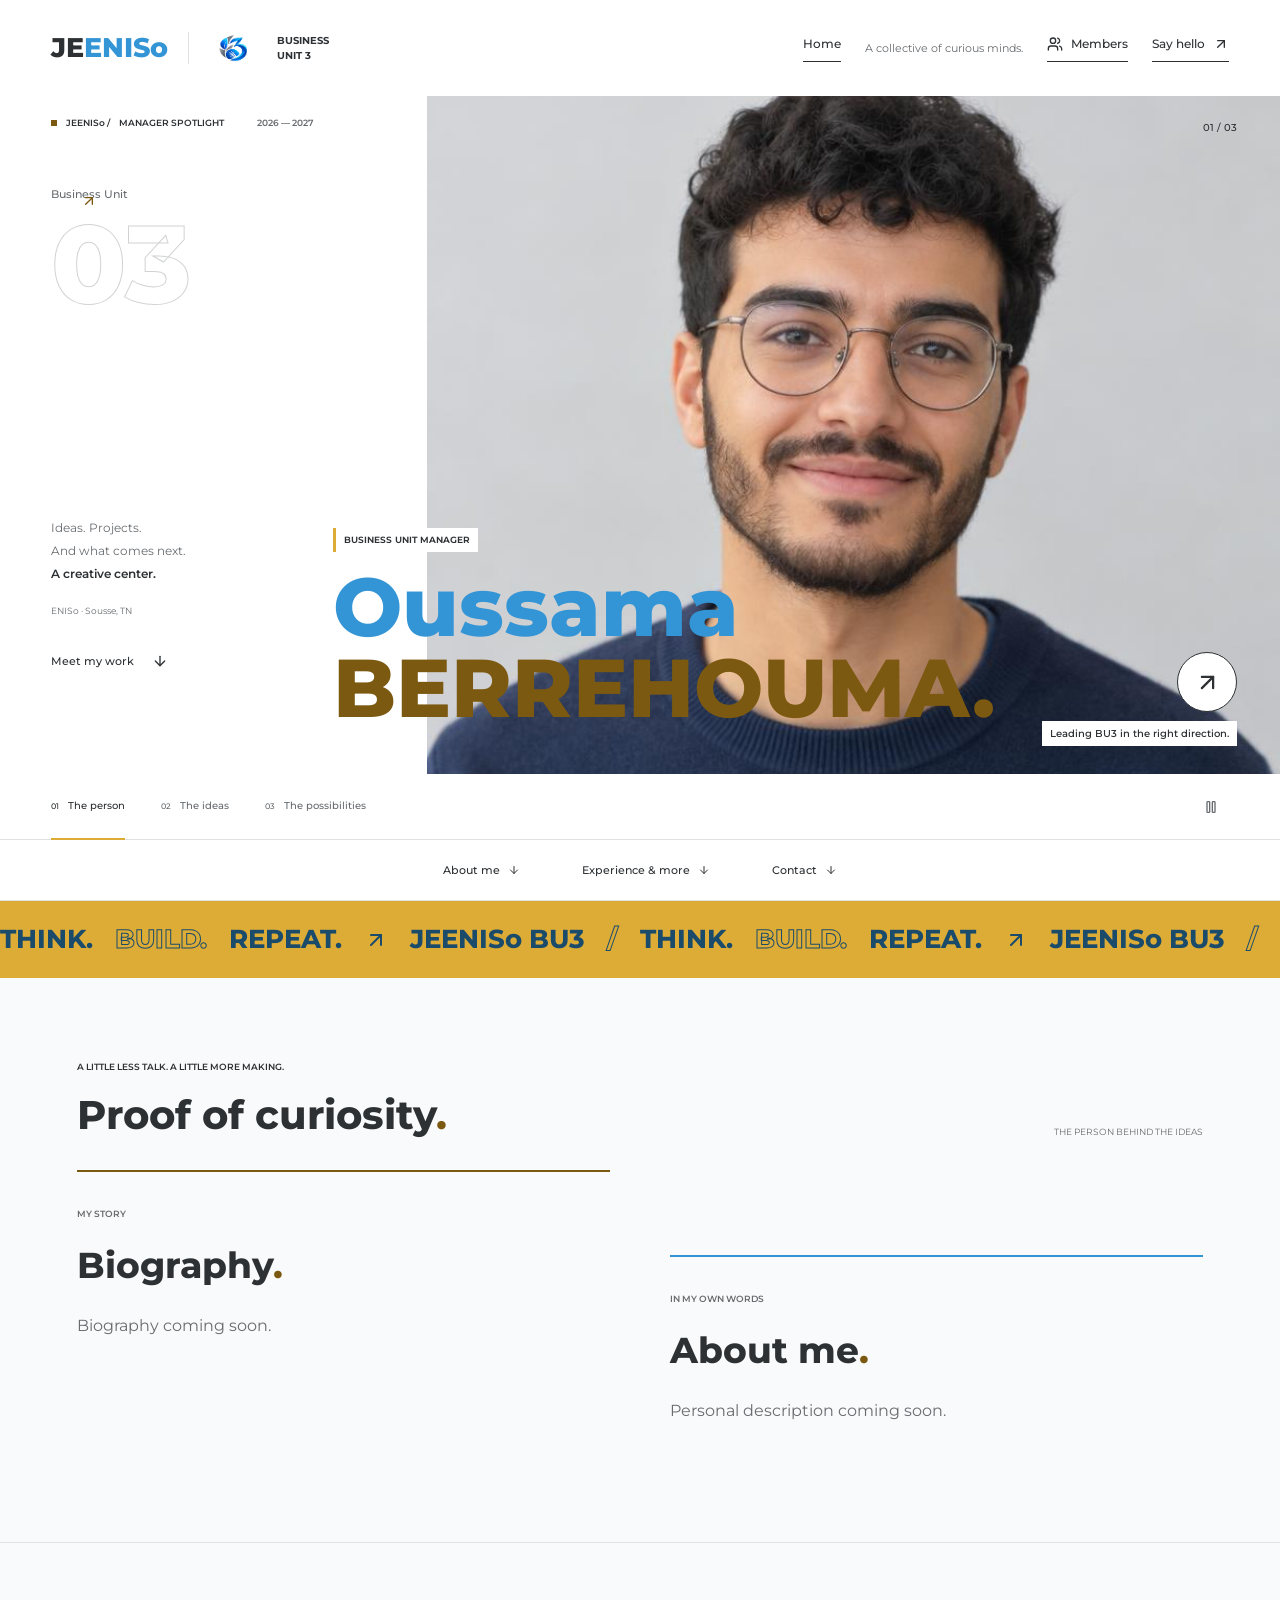
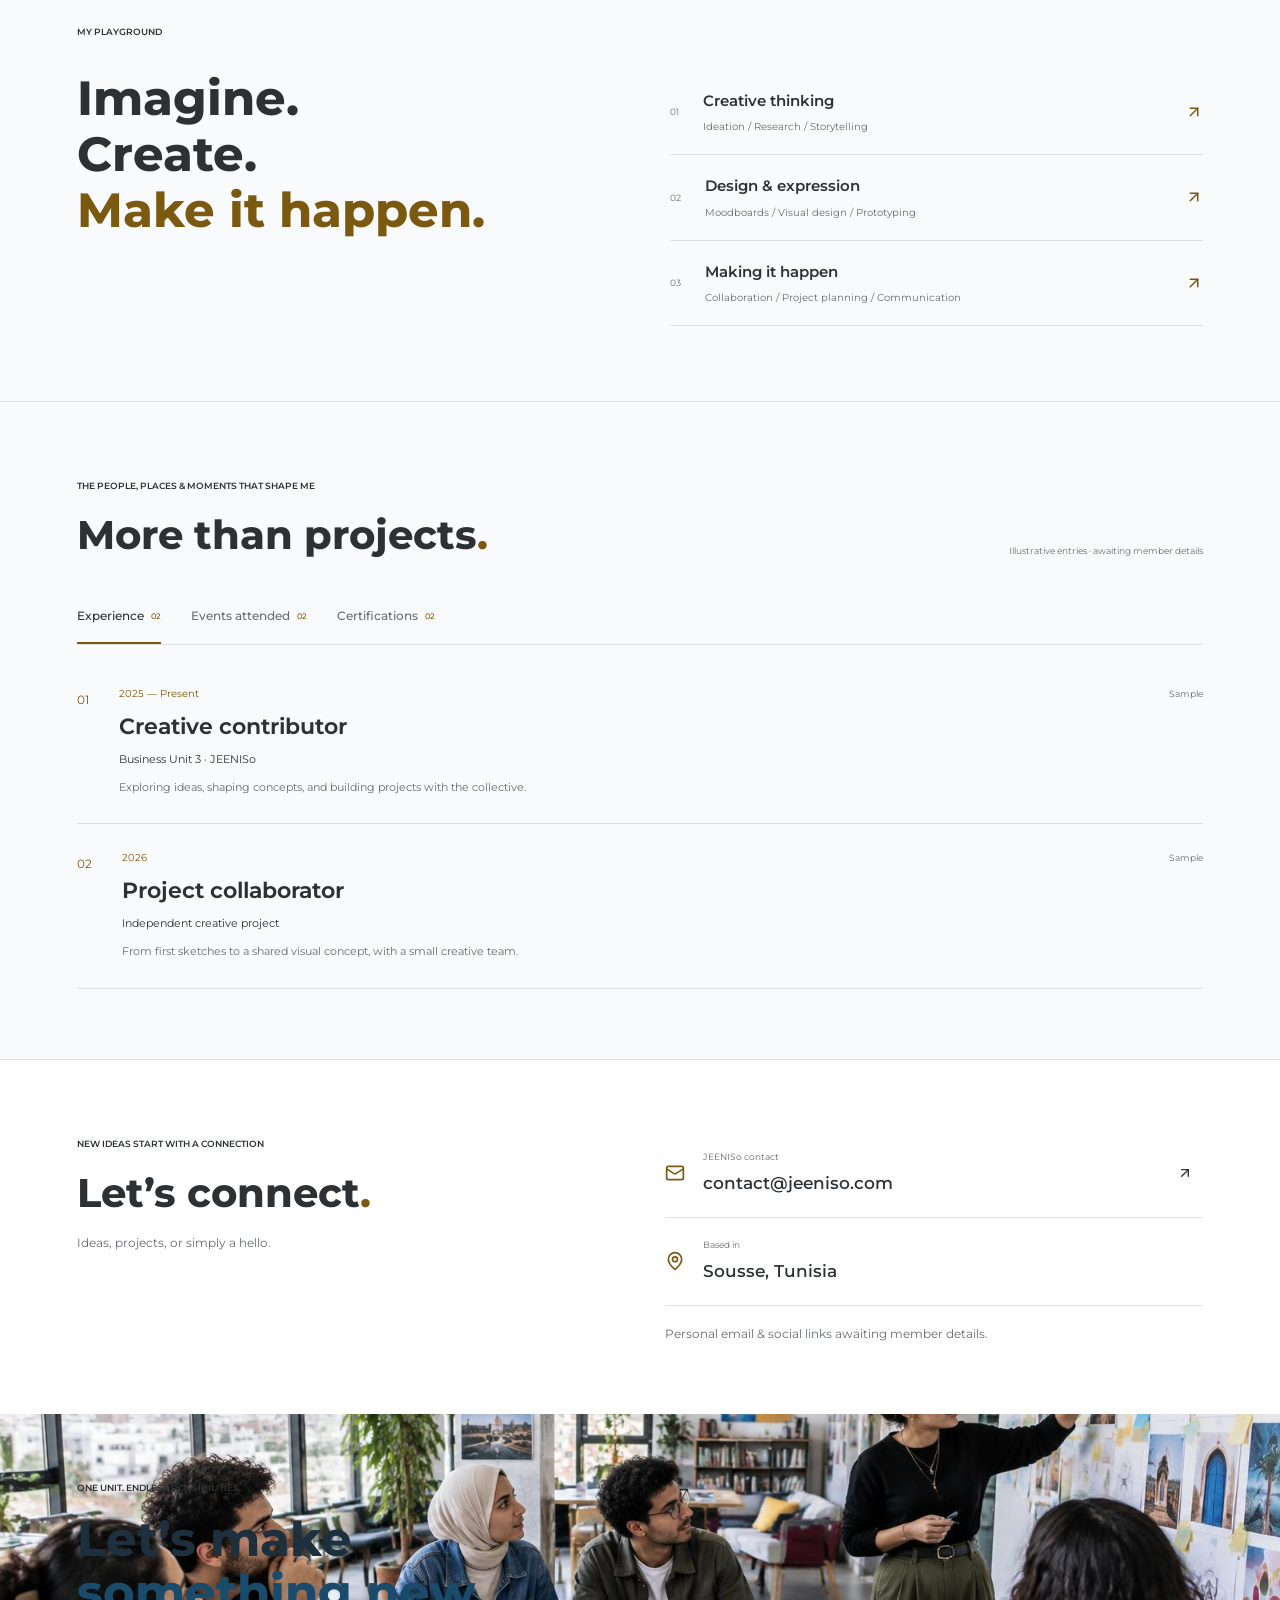
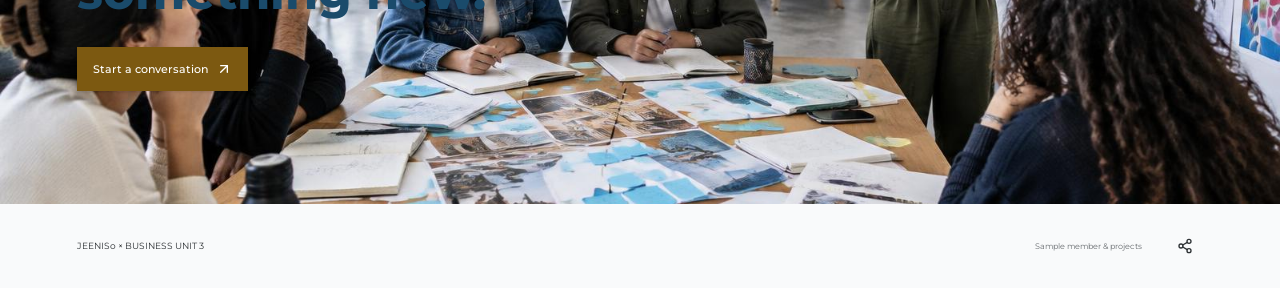
<file: member.html>
<!DOCTYPE html>
<html lang="en">
<head>
  <meta charset="utf-8" />
  <meta name="viewport" content="width=device-width, initial-scale=1" />
  <title>Business Unit 3 · Creative Member Portfolios | JEENISo</title>
  <meta name="description" content="Meet the manager and creative members of JEENISo Business Unit 3. Explore ideas, projects, experience, events, certifications, and contact." />
  <link rel="icon" href="images/favicon.png" type="image/png" />

  <!-- Montserrat font from Google Fonts -->
  <link rel="preconnect" href="https://fonts.googleapis.com" />
  <link rel="preconnect" href="https://fonts.gstatic.com" crossorigin />
  <link rel="stylesheet" href="https://fonts.googleapis.com/css2?family=Montserrat:wght@400;450;500;550;600;650;700;750;800&display=swap" />

  <!-- Our styles -->
  <link rel="stylesheet" href="style.css" />
</head>

<!--
  MEMBER PORTFOLIO PAGE
  ---------------------
  - member.html : the skeleton (structure) of the page.
  - style.css   : colors, fonts, layout, animations.
  - data.js     : the members and portfolio content (EDIT THIS to add people/projects).
  - common.js   : helpers + icons shared with the home page (index.html).
  - member.js   : fills the page with the data and makes it interactive.

  Elements marked  data-icon="..."  are replaced by an SVG icon by common.js.
  Elements with an  id="..."  and no content are filled in by member.js.

  To see another member, open:  member.html?member=amal-hamdi
  The home page (index.html) links to every member.
-->
<body>
  <div class="creative-page" id="page">

    <!-- ============ HEADER ============ -->
    <header class="creative-header">
      <div class="header-left">
        <button class="btn btn-ghost brand-link" id="home-button" aria-label="JEENISo home">JE<span>ENISo</span></button>
        <span class="header-divider"></span>
        <!-- Save the BU3 logo as images/bu3_logo.png (see README). If it's missing, it hides itself. -->
        <img src="images/bu3_logo.png" alt="Business Unit 3 logo" class="header-logo" onerror="this.onerror=null;this.src='images/favicon.png'" />
        <span class="header-unit">BUSINESS<br />UNIT 3</span>
      </div>
      <div class="header-right">
        <a class="btn btn-ghost connect-link" href="index.html">Home</a>
        <span class="header-note">A collective of curious minds.</span>
        <button class="btn btn-ghost connect-link" id="open-members"><i data-icon="users"></i> Members</button>
        <button class="btn btn-ghost connect-link" id="open-contact-header">Say hello <i data-icon="arrow-up-right"></i></button>
      </div>
    </header>

    <main>
      <!-- ============ HERO / STAGE ============ -->
      <section class="creative-stage" aria-label="Member portfolio">
        <div class="stage-meta">
          <span class="live-mark"></span>
          JEENISo / <span id="spotlight-label">MEMBER SPOTLIGHT</span>
          <span class="edition">2026 — 2027</span>
        </div>

        <!-- Left column -->
        <div class="stage-rail">
          <button class="btn btn-ghost unit-label" id="open-unit">Business Unit <span>03</span><i data-icon="arrow-up-right"></i></button>
          <div class="rail-bottom">
            <p>Ideas. Projects.<br />And what comes next.<br /><strong>A creative center.</strong></p>
            <span class="location">ENISo · Sousse, TN</span>
            <button class="btn btn-ghost discover-button" id="scroll-to-work">Meet my work <i data-icon="arrow-down"></i></button>
          </div>
        </div>

        <!-- Big photo (changes with the scene) -->
        <div class="stage-photo" id="stage-photo">
          <img class="main-photo" id="main-photo" src="" alt="" width="816" height="816" />
          <span class="photo-index" id="photo-index"></span>
          <button class="btn btn-ghost photo-action" id="photo-action"><i data-icon="arrow-up-right"></i></button>
          <span class="photo-caption" id="photo-caption"></span>
        </div>

        <!-- Big title (changes with the scene) -->
        <div class="stage-title" id="stage-title">
          <span class="title-eyebrow" id="title-eyebrow"></span>
          <h1 id="title-heading"></h1>
        </div>

        <!-- Bottom bar: the 3 scene tabs + pause button -->
        <div class="stage-bottom">
          <div class="scene-tabs" id="scene-tabs" role="tablist" aria-label="Portfolio scenes"></div>
          <button class="btn btn-ghost btn-icon motion-control" id="motion-toggle" aria-label="Pause animation" title="Pause animation"><i data-icon="pause"></i></button>
        </div>
      </section>

      <!-- ============ SECTION NAVIGATION ============ -->
      <nav class="portfolio-navigation" aria-label="Portfolio sections">
        <button class="btn btn-ghost" data-scroll="work">About me <i data-icon="arrow-down"></i></button>
        <button class="btn btn-ghost" data-scroll="background">Experience &amp; more <i data-icon="arrow-down"></i></button>
        <button class="btn btn-ghost" data-scroll="contact">Contact <i data-icon="arrow-down"></i></button>
      </nav>

      <!-- ============ SCROLLING STRIP ============ -->
      <div class="kinetic-strip" aria-hidden="true">
        <div class="kinetic-track" id="kinetic-track"></div>
      </div>

      <!-- ============ BIOGRAPHY + ABOUT ============ -->
      <section class="creative-work" id="work">
        <div class="work-heading reveal">
          <div>
            <span class="small-kicker">A LITTLE LESS TALK. A LITTLE MORE MAKING.</span>
            <h2>Proof of curiosity<span>.</span></h2>
          </div>
          <span class="work-count">THE PERSON BEHIND THE IDEAS</span>
        </div>
        <div class="member-story-grid">
          <article class="member-story reveal">
            <span class="small-kicker">MY STORY</span>
            <h3>Biography<span>.</span></h3>
            <p class="member-story-copy" id="biography"></p>
          </article>
          <article class="member-story reveal">
            <span class="small-kicker">IN MY OWN WORDS</span>
            <h3>About me<span>.</span></h3>
            <p class="member-story-copy" id="description"></p>
          </article>
        </div>
      </section>

      <!-- ============ SKILLS ("My playground") ============ -->
      <section class="creative-toolkit reveal">
        <span class="small-kicker">MY PLAYGROUND</span>
        <div class="toolkit-line">
          <h2>Imagine.<br />Create.<br /><span>Make it happen.</span></h2>
          <div class="toolkit-list" id="toolkit-list"></div>
        </div>
      </section>

      <!-- ============ EXPERIENCE / EVENTS / CERTIFICATIONS ============ -->
      <section class="member-background reveal" id="background">
        <div class="background-heading">
          <div>
            <span class="small-kicker">THE PEOPLE, PLACES &amp; MOMENTS THAT SHAPE ME</span>
            <h2>More than projects<span>.</span></h2>
          </div>
          <p class="sample-caption">Illustrative entries · awaiting member details</p>
        </div>
        <div class="background-tabs" id="background-tabs" role="tablist" aria-label="Member background"></div>
        <div class="background-panel" id="background-panel" role="tabpanel"></div>
      </section>

      <!-- ============ CONTACT ============ -->
      <section class="member-contact reveal" id="contact">
        <div>
          <span class="small-kicker">NEW IDEAS START WITH A CONNECTION</span>
          <h2>Let’s connect<span>.</span></h2>
          <p>Ideas, projects, or simply a hello.</p>
        </div>
        <div class="contact-lines">
          <div class="contact-line">
            <i data-icon="mail"></i>
            <div>
              <span>JEENISo contact</span>
              <a href="mailto:contact@jeeniso.com">contact@jeeniso.com</a>
            </div>
            <button class="btn btn-ghost btn-icon" id="copy-email" aria-label="Copy contact email" title="Copy email"><i data-icon="arrow-up-right"></i></button>
          </div>
          <div class="contact-line">
            <i data-icon="map-pin"></i>
            <div>
              <span>Based in</span>
              <p>Sousse, Tunisia</p>
            </div>
          </div>
          <p class="sample-caption">Personal email &amp; social links awaiting member details.</p>
          <p role="status" class="status-note status-ok" id="copy-ok" hidden>Email copied</p>
          <p role="status" class="status-note" id="copy-fail" hidden>Copy unavailable. Email: contact@jeeniso.com</p>
        </div>
      </section>

      <!-- ============ CLOSING BANNER ============ -->
      <section class="creative-outro reveal">
        <img src="images/creative-workshop.jpg" alt="Creative collective developing ideas together" width="1600" height="640" loading="lazy" />
        <div>
          <span class="small-kicker">ONE UNIT. ENDLESS POSSIBILITIES.</span>
          <h2>Let’s make<br /><span>something new.</span></h2>
          <button class="btn btn-default outro-button" id="open-contact-outro">Start a conversation <i data-icon="arrow-up-right"></i></button>
        </div>
      </section>
    </main>

    <!-- ============ FOOTER ============ -->
    <footer class="creative-footer">
      <span>JEENISo × BUSINESS UNIT 3</span>
      <span class="sample-note">Sample member &amp; projects</span>
      <button class="btn btn-ghost btn-icon" id="share-button" title="Copy portfolio link" aria-label="Share portfolio"><i data-icon="share-2"></i></button>
      <span role="status" id="share-status" hidden>Link copied</span>
    </footer>

    <!-- ============================================================
         POP-UP WINDOWS (native <dialog> elements)
         member.js opens them with dialog.showModal()
         ============================================================ -->

    <!-- Contact pop-up -->
    <dialog class="dlg" id="dialog-contact">
      <div class="dlg-body">
        <button class="dlg-close" data-close aria-label="Close"><i data-icon="x"></i></button>
        <i data-icon="mail" data-class="dlg-mail"></i>
        <h2 class="dlg-title">Good ideas start with hello.</h2>
        <p class="dlg-desc">Connect with JEENISo about BU3 collaborations.</p>
        <a class="btn btn-default" href="mailto:contact@jeeniso.com">contact@jeeniso.com <i data-icon="arrow-up-right"></i></a>
        <p class="dlg-note">Sample member — personal links not provided yet.</p>
      </div>
    </dialog>

    <!-- Business unit pop-up -->
    <dialog class="dlg" id="dialog-unit">
      <div class="dlg-body">
        <button class="dlg-close" data-close aria-label="Close"><i data-icon="x"></i></button>
        <img src="images/bu3_logo.png" alt="Business Unit 3 logo" class="dlg-logo" onerror="this.onerror=null;this.src='images/favicon.png'" />
        <h2 class="dlg-title">Curious minds. One unit.</h2>
        <p class="dlg-desc" id="unit-description"></p>
        <button class="btn btn-default" id="unit-to-work">Meet the work <i data-icon="arrow-right"></i></button>
      </div>
    </dialog>

    <!-- Members list pop-up (list is built by member.js from data.js) -->
    <dialog class="dlg wide" id="dialog-members">
      <div class="dlg-body">
        <button class="dlg-close" data-close aria-label="Close"><i data-icon="x"></i></button>
        <h2 class="dlg-title">The minds of BU3.</h2>
        <p class="dlg-desc">Choose a member to explore their portfolio.</p>
        <div class="members-list" id="members-list"></div>
        <p class="dlg-note">Sample portfolios — personal details coming soon.</p>
      </div>
    </dialog>

    <!-- Project details pop-up (filled by member.js) -->
    <dialog class="dlg wide" id="dialog-project">
      <div class="dlg-body" id="project-body"></div>
    </dialog>

    <!-- Event / certification details pop-up (filled by member.js) -->
    <dialog class="dlg" id="dialog-detail">
      <div class="dlg-body" id="detail-body"></div>
    </dialog>

  </div>

  <!-- Order matters: data first, then shared code, then this page's code -->
  <script src="data.js"></script>
  <script src="common.js"></script>
  <script src="member.js"></script>
</body>
</html>
</file>
<file: style.css>
/* =====================================================================
   BU3 MEMBER SPOTLIGHT — STYLES
   ---------------------------------------------------------------------
   1. Design tokens (colors, radius)   <- change colors HERE
   2. Basic reset
   3. Buttons
   4. Page sections (header, hero, strip, story, skills, background...)
   5. Pop-up windows (dialogs)
   6. Member themes (manager = gold, pink members)
   7. HOME PAGE styles (index.html)
   8. PHOTOS: hero team photo + manager portrait  <- at the END of this file
   ===================================================================== */


/* =====================================================================
   1. DESIGN TOKENS
   These are CSS variables. Use them anywhere with var(--name).
   Colors use the oklch() format (supported by all modern browsers).
   ===================================================================== */
:root {
  --radius: 0.5rem;

  /* Main colors */
  --background: oklch(0.985 0.002 250);
  --foreground: oklch(0.31 0.008 250);
  --card: oklch(1 0 0);
  --primary: oklch(0.643 0.131 242.2);          /* BU3 blue */
  --primary-foreground: oklch(1 0 0);
  --secondary: oklch(0.955 0.005 250);
  --muted-foreground: oklch(0.53 0.008 250);
  --accent: oklch(0.954 0.018 242);
  --accent-foreground: oklch(0.46 0.102 242);
  --border: oklch(0.911 0.006 250);

  /* Brand extras */
  --brand-deep: oklch(0.395 0.076 242);
  --brand-soft: oklch(0.963 0.017 242);
  --success: oklch(0.48 0.11 160);
  --cover-ink: oklch(0.3 0.035 242);

  /* Manager (gold) and pink member themes */
  --manager-gold: oklch(0.77 0.14 85);
  --manager-gold-ink: oklch(0.49 0.095 80);
  --manager-gold-soft: oklch(0.97 0.025 85);
  --manager-blue: oklch(0.643 0.131 242.2);
  --member-pink: oklch(0.57 0.225 355);
  --member-pink-soft: oklch(0.965 0.025 355);
  --member-pink-deep: oklch(0.4 0.15 355);

  /* Hero photo helpers */
  --stage-photo-bg: oklch(0.87 0.003 250);
  --stroke-ink: oklch(0.31 0.008 250 / .22);
}


/* =====================================================================
   2. BASIC RESET
   Removes the browser's default spacing so we control everything.
   ===================================================================== */
*, *::before, *::after {
  box-sizing: border-box;
  margin: 0;
  padding: 0;
  border: 0 solid var(--border);
}

html { scroll-behavior: smooth; }

body {
  background-color: var(--background);
  color: var(--foreground);
  font-family: 'Montserrat', Arial, sans-serif;
  line-height: 1.5;
  letter-spacing: 0;
  -webkit-font-smoothing: antialiased;
}

h1, h2, h3 { font-size: inherit; font-weight: inherit; }
a { color: inherit; text-decoration: none; }
ul, ol { list-style: none; }
img, svg { display: block; }
img { max-width: 100%; height: auto; }
button { font: inherit; color: inherit; background: transparent; cursor: pointer; }
button, a { -webkit-tap-highlight-color: transparent; }
[hidden] { display: none !important; }


/* =====================================================================
   3. BUTTONS
   Every button uses class "btn". Add a style next to it:
     btn-ghost   -> transparent, light highlight on hover
     btn-default -> solid primary color
     btn-icon    -> square icon-only button
   ===================================================================== */
.btn {
  display: inline-flex;
  align-items: center;
  justify-content: center;
  gap: 8px;
  white-space: nowrap;
  border-radius: 6px;
  font-size: 14px;
  line-height: 20px;
  font-weight: 500;
  height: 36px;
  padding: 0 16px;
  transition: background-color .2s, color .2s, opacity .2s;
}
.btn svg { width: 16px; height: 16px; flex-shrink: 0; pointer-events: none; }
.btn:focus-visible { outline: 2px solid var(--primary); outline-offset: 2px; }
.btn-ghost:hover { background: var(--accent); color: var(--accent-foreground); }
.btn-default { background: var(--primary); color: var(--primary-foreground); box-shadow: 0 1px 3px rgba(0,0,0,.15); }
.btn-default:hover { opacity: .9; }
.btn-icon { width: 36px; padding: 0; }


/* =====================================================================
   4. PAGE SECTIONS
   ===================================================================== */
.creative-page { overflow: clip; background: var(--background); }

/* ---------- Header ---------- */
.creative-header { height: 96px; padding: 0 4%; display: flex; justify-content: space-between; align-items: center; background: var(--card); }
.header-left { display: flex; align-items: center; gap: 20px; }
.header-right { display: flex; align-items: center; gap: 24px; }
.header-logo { height: 48px; width: 48px; object-fit: contain; }
.brand-link { padding: 0; font-size: 27px; font-weight: 800; gap: 0; height: auto; }
.brand-link:hover { background: transparent; color: inherit; }
.brand-link span { color: var(--primary); }
.header-divider { height: 32px; border-left: 1px solid var(--border); }
.header-unit { font-size: 10px; font-weight: 700; line-height: 1.5; }
.header-note { font-size: 11px; color: var(--muted-foreground); }
.connect-link { border-bottom: 1px solid var(--foreground); border-radius: 0; padding: 0 0 7px; height: auto; font-size: 12px; }

/* ---------- Hero ("stage") ---------- */
.creative-stage { position: relative; height: min(760px, calc(100svh - 156px)); min-height: 580px; background: var(--card); }
.stage-meta { position: absolute; top: 20px; left: 4%; z-index: 3; font-size: 9px; font-weight: 600; display: flex; gap: 9px; align-items: center; }
.live-mark { width: 6px; height: 6px; background: var(--primary); animation: signal 2s infinite; }
.edition { margin-left: 24px; color: var(--muted-foreground); }

.stage-rail { position: absolute; inset: 0 auto 66px 0; width: 33.333%; padding: 88px 12% 0 4%; }
.unit-label { display: flex; align-items: flex-start; flex-direction: column; padding: 0; height: auto; font-size: 11px; color: var(--muted-foreground); gap: 0; }
.unit-label:hover { background: transparent; }
.unit-label span { font-size: 110px; font-weight: 800; line-height: 1.1; -webkit-text-stroke: 1px var(--stroke-ink); color: transparent; }
.unit-label svg { position: absolute; top: 97px; left: 19%; color: var(--primary); }
.rail-bottom { position: absolute; bottom: 95px; left: 12%; }
.rail-bottom p { font-size: 12px; line-height: 1.9; color: var(--muted-foreground); }
.rail-bottom strong { color: var(--foreground); font-weight: 600; }
.location { display: block; margin-top: 18px; color: var(--muted-foreground); font-size: 9px; }
.discover-button { margin-top: 26px; padding: 0; font-size: 11px; gap: 18px; }
.discover-button:hover { background: transparent; }
.discover-button svg { animation: nudge 2s ease-in-out infinite; }

.stage-photo { position: absolute; top: 0; right: 0; bottom: 66px; width: 66.667%; overflow: hidden; background: var(--stage-photo-bg); animation: photo-enter .8s ease both; }
.main-photo { height: 100%; width: 100%; object-fit: cover; animation: photo-drift 18s ease-in-out infinite alternate; }
.portrait-frame { object-position: center 37%; }
.object-frame { object-position: center; }
.photo-index { position: absolute; top: 24px; right: 5%; color: var(--foreground); font-size: 10px; font-weight: 500; }
.photo-action { position: absolute; right: 5%; bottom: 62px; width: 60px; height: 60px; padding: 0; border: 1px solid var(--foreground); border-radius: 50%; background: var(--card); }
.photo-action svg { width: 27px; height: 27px; }
.photo-caption { position: absolute; right: 5%; bottom: 28px; font-size: 10px; font-weight: 550; color: var(--foreground); background: var(--card); padding: 5px 8px; }

.stage-title { position: absolute; left: 26%; bottom: 111px; z-index: 2; pointer-events: none; animation: title-enter .9s cubic-bezier(.2,.8,.2,1) both; }
.title-eyebrow { font-size: 9px; font-weight: 650; display: block; margin-bottom: 15px; background: var(--card); color: var(--foreground); width: fit-content; padding: 5px 8px; }
.stage-title h1 { font-size: 106px; line-height: .99; font-weight: 800; color: var(--primary); max-width: 900px; }
.stage-title h1 span { color: var(--primary); }

.stage-bottom { position: absolute; bottom: 0; left: 0; right: 0; height: 66px; display: flex; align-items: center; justify-content: space-between; padding: 0 4%; border-bottom: 1px solid var(--border); }
.scene-tabs { display: flex; gap: 36px; }
.scene-tab { font-size: 10px; padding: 0; color: var(--muted-foreground); border-radius: 0; height: 66px; border-bottom: 2px solid transparent; gap: 9px; }
.scene-tab:hover { background: transparent; }
.scene-tab span { font-size: 8px; }
.scene-tab.is-active { color: var(--foreground); border-bottom-color: var(--primary); }
.motion-control { color: var(--muted-foreground); }

/* ---------- Section navigation bar ---------- */
.portfolio-navigation { display: flex; align-items: center; justify-content: center; gap: 30px; padding: 12px 5%; background: var(--card); border-bottom: 1px solid var(--border); }
.portfolio-navigation .btn { font-size: 11px; }
.portfolio-navigation svg { width: 12px; }

/* ---------- Scrolling strip ("THINK. BUILD. REPEAT.") ---------- */
.kinetic-strip { background: var(--primary); color: var(--primary-foreground); padding: 19px 0; overflow: hidden; }
.kinetic-track { display: flex; width: max-content; animation: marquee 30s linear infinite; }
.kinetic-track > span { display: flex; align-items: center; white-space: nowrap; gap: 22px; padding-right: 22px; font-size: 26px; font-weight: 750; }
.kinetic-track > span > span { -webkit-text-stroke: 1px var(--primary-foreground); color: transparent; }
.kinetic-track svg { width: 24px; height: 24px; }

/* ---------- Shared section helpers ---------- */
.creative-work, .creative-toolkit { padding: 75px 6%; }
.small-kicker { font-size: 9px; font-weight: 600; }
.work-heading { display: flex; align-items: flex-end; justify-content: space-between; margin-bottom: 32px; }
.work-heading h2 { font-size: 40px; font-weight: 750; margin-top: 15px; line-height: 1.15; }
.work-heading h2 span { color: var(--primary); }
.work-count { font-size: 9px; color: var(--muted-foreground); }

/* ---------- Biography + About me ---------- */
.member-story-grid { display: grid; grid-template-columns: minmax(0, 1fr) minmax(0, 1fr); gap: 60px; }
.member-story { min-width: 0; border-top: 2px solid var(--primary); padding: 28px 0 40px; }
.member-story:nth-child(2) { margin-top: 85px; }
.member-story > .small-kicker { color: var(--muted-foreground); }
.member-story h3 { font-size: 36px; font-weight: 750; line-height: 1.2; margin-top: 20px; overflow-wrap: anywhere; }
.member-story h3 span { color: var(--primary); }
.member-story-copy { font-size: 16px; line-height: 1.9; margin-top: 24px; white-space: pre-wrap; overflow-wrap: anywhere; }
.member-story-placeholder { color: var(--muted-foreground); }

/* ---------- Skills ("My playground") ---------- */
.creative-toolkit { border-top: 1px solid var(--border); }
.toolkit-line { display: grid; grid-template-columns: 1fr 1fr; gap: 60px; margin-top: 28px; }
.toolkit-line h2 { font-size: 48px; font-weight: 750; line-height: 1.17; }
.toolkit-line h2 span { color: var(--primary); }
.toolkit-row { display: flex; gap: 24px; align-items: center; border-bottom: 1px solid var(--border); padding: 20px 0; }
.toolkit-row > span { font-size: 9px; color: var(--muted-foreground); }
.toolkit-row h3 { font-size: 15px; font-weight: 600; }
.toolkit-row p { margin-top: 7px; font-size: 10px; color: var(--muted-foreground); }
.toolkit-row svg { margin-left: auto; width: 18px; color: var(--primary); }

/* ---------- Experience / Events / Certifications ---------- */
.member-background, .member-contact { padding: 70px 6%; border-top: 1px solid var(--border); }
.background-heading { display: flex; justify-content: space-between; gap: 25px; align-items: flex-end; }
.background-heading h2, .member-contact h2 { font-size: 40px; font-weight: 750; line-height: 1.15; margin-top: 16px; }
.background-heading h2 span, .member-contact h2 span { color: var(--primary); }
.sample-caption { color: var(--muted-foreground); font-size: 9px; line-height: 1.7; }

.background-tabs { display: flex; gap: 30px; border-bottom: 1px solid var(--border); margin-top: 32px; }
.background-tab { border-radius: 0; height: 54px; padding: 0; font-size: 12px; border-bottom: 2px solid transparent; color: var(--muted-foreground); gap: 0; }
.background-tab:hover { background: transparent; }
.background-tab.selected { border-bottom-color: var(--primary); color: var(--foreground); }
.background-tab span { font-size: 8px; color: var(--primary); margin-left: 7px; }
.background-panel { min-height: 320px; animation: title-enter .45s ease both; padding-top: 15px; }

.experience-line { display: flex; gap: 30px; padding: 26px 0; border-bottom: 1px solid var(--border); }
.experience-order { font-size: 12px; color: var(--primary); padding-top: 5px; }
.experience-line > .sample-caption { margin-left: auto; }
.experience-period { font-size: 10px; color: var(--primary); }
.experience-line h3, .certificate-line h3 { margin-top: 9px; font-size: 22px; font-weight: 650; }
.experience-org { font-size: 11px; margin-top: 8px; }
.experience-summary { font-size: 11px; color: var(--muted-foreground); line-height: 1.8; margin-top: 10px; }

.member-event-grid { display: grid; grid-template-columns: 1fr 1fr; gap: 30px; padding-top: 10px; }
.member-event-photo { position: relative; aspect-ratio: 1.65; overflow: hidden; }
.member-event-photo img { width: 100%; height: 100%; object-fit: cover; transition: transform .5s; }
.member-event:hover img { transform: scale(1.04); }
.member-event-photo button { position: absolute; bottom: 16px; right: 16px; border-radius: 50%; background: var(--card); }
.event-meta { display: flex; justify-content: space-between; gap: 10px; font-size: 9px; color: var(--muted-foreground); margin-top: 15px; }
.member-event h3 { font-size: 23px; font-weight: 650; margin-top: 10px; }

.certificate-line { display: flex; align-items: center; gap: 24px; border-bottom: 1px solid var(--border); padding: 26px 0; }
.certificate-icon { width: 38px; height: 38px; color: var(--primary); flex-shrink: 0; }
.certificate-line button { margin-left: auto; flex-shrink: 0; }
.certificate-line .sample-caption { margin-top: 8px; }

/* ---------- Contact ---------- */
.member-contact { display: grid; grid-template-columns: 1fr 1fr; gap: 50px; background: var(--card); }
.member-contact > div > p { font-size: 12px; color: var(--muted-foreground); margin-top: 18px; }
.contact-line { display: flex; align-items: center; gap: 18px; padding: 20px 0; border-bottom: 1px solid var(--border); }
.contact-line > svg { width: 20px; height: 20px; color: var(--primary); flex-shrink: 0; }
.contact-line span { display: block; font-size: 9px; color: var(--muted-foreground); margin-bottom: 8px; }
.contact-line a, .contact-line p { font-size: 17px; font-weight: 550; overflow-wrap: anywhere; }
.contact-line a:hover { color: var(--primary); }
.contact-line button { margin-left: auto; flex-shrink: 0; }
.contact-lines > p { margin-top: 15px; }
.status-note { font-size: 12px; color: var(--muted-foreground); }
.status-ok { color: var(--success); }

/* ---------- Closing banner ---------- */
.creative-outro { position: relative; min-height: 390px; overflow: hidden; }
.creative-outro > img { position: absolute; inset: 0; height: 100%; width: 100%; object-fit: cover; }
.creative-outro > div { position: relative; padding: 60px 6%; }
.creative-outro h2 { font-size: 48px; font-weight: 750; margin-top: 15px; line-height: 1.1; color: var(--cover-ink); }
.creative-outro h2 span { color: var(--brand-deep); }
.outro-button { margin-top: 28px; border-radius: 0; height: 44px; font-size: 11px; }

/* ---------- Footer ---------- */
.creative-footer { padding: 24px 6%; display: flex; gap: 25px; align-items: center; font-size: 9px; }
.sample-note { margin-left: auto; color: var(--muted-foreground); font-size: 8px; }

/* ---------- Scroll reveal + pause switch ---------- */
.reveal { opacity: 0; transform: translateY(32px); transition: opacity .8s ease, transform .8s ease; }
.reveal.in-view { opacity: 1; transform: translateY(0); }
.motion-paused *, .motion-paused *::before { animation-play-state: paused !important; }


/* ---------- Animations (@keyframes) ---------- */
@keyframes photo-drift { from { transform: scale(1); } to { transform: scale(1.07) translateY(-.7%); } }
@keyframes photo-enter { from { opacity: .3; clip-path: inset(0 0 0 100%); } to { opacity: 1; clip-path: inset(0); } }
@keyframes title-enter { from { opacity: 0; transform: translateY(38px); } to { opacity: 1; transform: translateY(0); } }
@keyframes marquee { to { transform: translateX(-50%); } }
@keyframes nudge { 50% { transform: translateY(5px); } }
@keyframes signal { 50% { opacity: .3; } }


/* =====================================================================
   5. POP-UP WINDOWS (<dialog>)
   ===================================================================== */
dialog.dlg {
  margin: auto;
  width: calc(100% - 32px);
  max-width: 512px;
  max-height: 90vh;
  overflow-y: auto;
  border: 1px solid var(--border);
  border-radius: var(--radius);
  background: var(--card);
  color: var(--foreground);
  box-shadow: 0 10px 40px rgba(0, 0, 0, .25);
}
dialog.dlg.wide { max-width: 576px; }
dialog.dlg::backdrop { background: rgba(0, 0, 0, .8); }
dialog.dlg[open] { animation: dialog-in .2s ease both; }
@keyframes dialog-in { from { opacity: 0; transform: scale(.96); } to { opacity: 1; transform: scale(1); } }

body:has(dialog[open]) { overflow: hidden; }   /* stop page scrolling behind a pop-up */

.dlg-body { position: relative; display: grid; gap: 16px; padding: 24px; }
.dlg-title { font-size: 18px; font-weight: 600; line-height: 1.1; }
.dlg-desc { font-size: 14px; color: var(--muted-foreground); }
.dlg-note { font-size: 12px; color: var(--muted-foreground); }
.dlg-close { position: absolute; top: 16px; right: 16px; width: 24px; height: 24px; display: flex; align-items: center; justify-content: center; border-radius: 4px; opacity: .7; transition: opacity .2s; }
.dlg-close:hover { opacity: 1; }
.dlg-close svg { width: 16px; height: 16px; }
.dlg-mail { width: 32px; height: 32px; color: var(--primary); }
.dlg-logo { width: 112px; height: 112px; margin: 0 auto; object-fit: contain; }
.dlg-image { margin-top: 12px; width: 100%; aspect-ratio: 3 / 2; object-fit: cover; }
.dlg-meta { font-size: 12px; color: var(--primary); }
.dlg-tags { display: flex; flex-wrap: wrap; gap: 8px; }
.dlg-tags span { border-radius: 4px; background: var(--secondary); padding: 4px 8px; font-size: 12px; }

/* Members list inside the pop-up */
.members-list { display: grid; grid-template-columns: 1fr 1fr; gap: 0.4rem 0.75rem; margin-top: 1rem; }
.member-link { display: flex; align-items: center; gap: 0.6rem; padding: 0.7rem 0.8rem; border-radius: 0.5rem; border: 1px solid var(--border); color: inherit; text-decoration: none; transition: border-color 0.25s ease, background 0.25s ease; }
.member-link:hover { border-color: var(--primary); background: var(--secondary); }
.member-link-dot { width: 6px; height: 6px; flex: 0 0 6px; border-radius: 999px; background: var(--primary); }
.member-link-name { flex: 1; font-weight: 650; font-size: 0.9rem; line-height: 1.25; }
.member-link svg { width: 0.9rem; height: 0.9rem; flex-shrink: 0; color: var(--primary); }
.member-link-role { display: block; font-size: 0.65rem; font-weight: 500; margin-top: 6px; color: var(--manager-gold-ink); }
.member-link-manager { border-color: var(--manager-gold); background: var(--manager-gold-soft); }
.member-link-manager:hover { border-color: var(--manager-gold-ink); background: var(--manager-gold-soft); }
.member-link-manager .member-link-dot { background: var(--manager-gold); }
.member-link-manager svg { color: var(--manager-gold-ink); }


/* =====================================================================
   6. MEMBER THEMES
   member.js adds one of these classes to .creative-page.
   They only change the CSS variables, so the layout stays the same.
   ===================================================================== */

/* Manager edition: gold accents + blue logo/title */
.manager-portfolio { --primary: var(--manager-gold-ink); --primary-foreground: var(--card); }
.manager-portfolio .brand-link span { color: var(--manager-blue); }
.manager-portfolio .stage-title { right: 4%; }
.manager-portfolio .stage-title h1 { font-size: 82px; color: var(--manager-blue); }
.manager-portfolio .stage-title h1 span { color: var(--manager-gold-ink); }
.manager-portfolio .title-eyebrow { border-left: 3px solid var(--manager-gold); }
.manager-portfolio .kinetic-strip { background: var(--manager-gold); color: var(--brand-deep); }
.manager-portfolio .kinetic-track > span > span { -webkit-text-stroke-color: var(--brand-deep); }
.manager-portfolio .scene-tab.is-active { border-bottom-color: var(--manager-gold); }
.manager-portfolio .member-story:nth-child(2) { border-top-color: var(--manager-blue); }

/* Pink accent members */
.pink-portfolio { --primary: var(--member-pink); --accent: var(--member-pink-soft); --accent-foreground: var(--member-pink-deep); --brand-deep: var(--member-pink-deep); --brand-soft: var(--member-pink-soft); }
.pink-portfolio .brand-link span { color: var(--manager-blue); }
.pink-portfolio .stage-title { right: 4%; }
.pink-portfolio .stage-title h1 { font-size: 82px; }


/* =====================================================================
   RESPONSIVE (screens smaller than a laptop)
   max-width: 1100px = tablets, 700px = phones, 360px = very small phones
   ===================================================================== */
@media (min-width: 1600px) {
  .creative-stage { height: 760px; }
  .stage-title h1 { font-size: 120px; }
}

@media (max-width: 1100px) {
  .stage-title h1 { font-size: 82px; }
  .stage-rail { padding-right: 0; }
  .rail-bottom { bottom: 80px; }
  .work-heading h2 { font-size: 34px; }
  .toolkit-line h2 { font-size: 39px; }
  .manager-portfolio .stage-title h1 { font-size: 64px; }
  .pink-portfolio .stage-title h1 { font-size: 64px; }
}

@media (max-width: 700px) {
  /* header */
  .creative-header { height: 80px; padding: 0 5%; }
  .creative-header > div { gap: 12px; }
  .brand-link { font-size: 21px; }
  .header-unit, .header-note { display: none; }
  .creative-header img { width: 36px; height: 36px; }
  .connect-link { font-size: 10px; }

  /* hero */
  .creative-stage { height: 680px; min-height: 0; }
  .stage-meta { top: 17px; left: 5%; font-size: 7px; gap: 5px; }
  .edition { display: none; }
  .stage-photo { top: 54px; bottom: 65px; width: 75%; }
  .stage-rail { top: 54px; bottom: 65px; width: 25%; padding: 35px 0 0 5%; }
  .unit-label { font-size: 8px; }
  .unit-label span { font-size: 51px; }
  .unit-label svg { top: 18px; left: 40%; width: 13px; }
  .rail-bottom { left: 20%; bottom: 24px; }
  .rail-bottom p, .location { display: none; }
  .discover-button { font-size: 0; }
  .discover-button svg { width: 20px; }
  .stage-title { left: 5%; bottom: 165px; right: 5%; }
  .stage-title h1 { font-size: 62px; line-height: 1.02; overflow-wrap: normal; }
  .title-eyebrow { font-size: 7px; margin-bottom: 12px; }
  .photo-index { top: 18px; font-size: 8px; }
  .photo-action { width: 43px; height: 43px; bottom: 52px; }
  .photo-action svg { width: 20px; }
  .photo-caption { font-size: 8px; bottom: 23px; max-width: 80%; }
  .stage-bottom { height: 65px; padding: 0 5%; }
  .scene-tabs { gap: 14px; }
  .scene-tab { font-size: 8px; gap: 4px; height: 65px; }
  .scene-tab span { font-size: 6px; }
  .motion-control { width: 26px; }
  .manager-portfolio .stage-title h1 { font-size: 40px; line-height: 1.1; }
  .pink-portfolio .stage-title h1 { font-size: 52px; }

  /* navigation + strip */
  .portfolio-navigation { gap: 8px; padding: 8px 3%; }
  .portfolio-navigation .btn { font-size: 9px; padding: 0 7px; }
  .portfolio-navigation svg { width: 10px; }
  .kinetic-track > span { font-size: 20px; gap: 16px; padding-right: 16px; }
  .kinetic-strip { padding: 15px 0; }

  /* sections */
  .creative-work, .creative-toolkit { padding: 48px 5%; }
  .work-heading { align-items: flex-start; gap: 20px; }
  .small-kicker { font-size: 7px; }
  .work-heading h2 { font-size: 29px; }
  .work-count { display: none; }
  .member-story-grid { grid-template-columns: minmax(0, 1fr); gap: 28px; }
  .member-story:nth-child(2) { margin-top: 0; }
  .member-story { padding: 22px 0 16px; }
  .member-story h3 { font-size: 29px; }
  .member-story-copy { font-size: 14px; margin-top: 18px; }
  .toolkit-line { grid-template-columns: 1fr; gap: 25px; }
  .toolkit-line h2 { font-size: 39px; }
  .toolkit-row { padding: 17px 0; }

  .member-background, .member-contact { padding: 45px 5%; }
  .background-heading { align-items: flex-start; flex-direction: column; gap: 12px; }
  .background-heading h2, .member-contact h2 { font-size: 30px; }
  .background-tabs { gap: 18px; margin-top: 20px; }
  .background-tab { font-size: 10px; gap: 2px; }
  .background-tab span { margin-left: 3px; }
  .background-panel { min-height: 340px; }
  .experience-line { gap: 18px; }
  .experience-line h3, .certificate-line h3 { font-size: 18px; }
  .member-event-grid { grid-template-columns: 1fr; gap: 28px; }
  .certificate-line { gap: 15px; }
  .certificate-icon { width: 28px; height: 28px; }
  .member-contact { grid-template-columns: 1fr; gap: 18px; }
  .contact-line a, .contact-line p { font-size: 16px; }

  .creative-outro { min-height: 350px; }
  .creative-outro > img { object-position: 27% center; opacity: .7; }
  .creative-outro > div { padding: 50px 5%; }
  .creative-outro h2 { font-size: 35px; }
  .creative-footer { padding: 18px 5%; gap: 12px; font-size: 7px; }
  .sample-note { font-size: 6px; }
}

@media (max-width: 520px) {
  .members-list { grid-template-columns: 1fr; }
}

@media (max-width: 360px) {
  .stage-title h1 { font-size: 53px; }
  .scene-tabs { gap: 10px; }
  .manager-portfolio .stage-title h1 { font-size: 34px; }
  .pink-portfolio .stage-title h1 { font-size: 46px; }
}

/* People who prefer less motion get no animations */
@media (prefers-reduced-motion: reduce) {
  *, *::before, *::after { animation: none !important; transition: none !important; scroll-behavior: auto !important; }
  .reveal { opacity: 1; transform: none; }
}


/* =====================================================================
   7. HOME PAGE STYLES  (index.html)
   ---------------------------------------------------------------------
   Everything below is only for the home page. All selectors start with
   .home-, .site- or live inside .home-page, so the member page is not
   affected. The colors come from the variables at the top of this file
   (plus a few extra ones defined right below).
   ===================================================================== */
/* BU3 home: conversion-friendly named classes, scoped to preserve portfolios. */
:root {
  --home-glow: oklch(0.643 0.131 242.2 / .35);
  --home-glow-gray: oklch(0.47 0.004 30 / .18);
  --home-gray: oklch(0.47 0.004 30);
  --home-photo-shade: oklch(0.3 0.035 242 / .85);
  --home-photo-clear: oklch(0.3 0.035 242 / 0);
  --home-watermark: oklch(0.643 0.131 242.2 / .13);
  --home-gold-shine: oklch(0.77 0.14 85 / .45);
}

/* ---------- Basics: scrolling, links, blue period, sparkle ---------- */
html:has(.home-page) { scroll-behavior:smooth; scroll-padding-top:112px; }
.home-page { letter-spacing:0; }
.home-page [id] { scroll-margin-top:112px; }
.home-page a:focus-visible { outline:2px solid var(--primary); outline-offset:5px; }
.home-period { color:var(--primary)!important; }
.home-sparkle { width:16px; height:16px; flex-shrink:0; color:var(--primary); }

/* ---------- Header (sticky) + buttons ---------- */
.site-header { position:sticky; top:0; z-index:30; height:96px; padding:0 4%; display:flex; align-items:center; justify-content:space-between; gap:28px; background:var(--card); border-bottom:1px solid transparent; transition:border-color .25s; }
.is-scrolled .site-header { border-bottom-color:var(--border); }
.site-brand { display:flex; align-items:center; gap:18px; flex-shrink:0; }
.site-brand img { width:56px; height:56px; object-fit:contain; }
.site-navigation { display:flex; align-items:center; gap:26px; }
.site-navigation > a { font-size:11px; font-weight:600; white-space:nowrap; }
.site-navigation > a:hover { color:var(--primary); }
.home-page .home-button { display:inline-flex; align-items:center; justify-content:center; gap:12px; font-family:inherit; font-size:11px; font-weight:600; padding:0 22px; height:44px; border-radius:0; box-shadow:none; text-decoration:none; transition:background .25s,color .25s; }
.home-page .home-button-primary { background:var(--primary); color:var(--primary-foreground); }
.home-page .home-button-primary:hover { background:var(--brand-deep); color:var(--primary-foreground); }
.home-page .home-button-link { padding:0 0 7px; height:auto; border-bottom:1px solid var(--foreground); color:var(--foreground); background:transparent; }
.home-page .home-icon-button { width:40px; height:40px; padding:0; border-radius:0; color:var(--primary); background:var(--card); box-shadow:none; }
.home-icon-button svg { width:18px; height:18px; }
.home-page .site-menu-toggle { display:none; }

/* ---------- Hero ---------- */
.home-hero { position:relative; min-height:700px; height:calc(100svh - 150px); max-height:950px; display:flex; flex-direction:column; align-items:center; justify-content:center; text-align:center; padding:45px 5% 115px; overflow:hidden; }
.home-blob { position:absolute; border-radius:50%; filter:blur(60px); background:var(--home-glow); animation:home-drift 14s ease-in-out infinite alternate; pointer-events:none; }
.home-blob-a { width:420px; height:420px; top:-80px; left:-60px; }
.home-blob-b { width:360px; height:360px; bottom:-60px; right:-40px; animation-delay:-5s; background:var(--home-glow-gray); }
.home-blob-c { width:240px; height:240px; top:40%; left:60%; animation-delay:-9s; }
@keyframes home-drift { to { transform:translate(80px,60px) scale(1.2); } }
.home-hero-logo { position:relative; width:120px; height:120px; object-fit:contain; animation:home-float 5s ease-in-out infinite; }
@keyframes home-float { 50% { transform:translateY(-12px); } }
.home-hero-kicker { position:relative; display:flex; align-items:center; justify-content:center; gap:10px; font-size:11px; font-weight:600; margin-top:20px; color:var(--home-gray); }
.home-hero-title { position:relative; display:flex; align-items:baseline; justify-content:center; gap:22px; margin-top:28px; font-size:88px; font-weight:800; line-height:1; color:var(--primary); letter-spacing:0; }
.home-title-words { white-space:nowrap; }
.home-letter { display:inline-block; opacity:0; transform:translateY(60%) rotate(8deg); animation:home-letter .7s cubic-bezier(.2,.8,.2,1) forwards; }
.home-title-words .home-letter:nth-child(2) { animation-delay:.055s; }
.home-title-words .home-letter:nth-child(3) { animation-delay:.11s; }
.home-title-words .home-letter:nth-child(4) { animation-delay:.165s; }
.home-title-words .home-letter:nth-child(5) { animation-delay:.22s; }
.home-title-words .home-letter:nth-child(6) { animation-delay:.275s; }
.home-title-words .home-letter:nth-child(7) { animation-delay:.33s; }
.home-title-words .home-letter:nth-child(8) { animation-delay:.385s; }
.home-title-words .home-letter:nth-child(9) { animation-delay:.44s; }
.home-title-words .home-letter:nth-child(10) { animation-delay:.495s; }
.home-title-words .home-letter:nth-child(11) { animation-delay:.55s; }
.home-title-words .home-letter:nth-child(12) { animation-delay:.605s; }
.home-title-words .home-letter:nth-child(13) { animation-delay:.66s; }
@keyframes home-letter { to { opacity:1; transform:none; } }
.home-outline { color:transparent; -webkit-text-stroke:2px var(--primary); animation-delay:.84s; }
.home-hero-title > .home-period { margin-left:-22px; }
.home-hero-sub { position:relative; margin-top:22px; font-size:15px; text-transform:uppercase; color:var(--home-gray); opacity:0; animation:home-letter .8s 1.1s forwards; }
.home-hero-description { position:relative; margin-top:12px; font-size:13px; color:var(--muted-foreground); }
.home-hero-actions { position:relative; margin-top:32px; display:flex; gap:24px; align-items:center; flex-wrap:wrap; justify-content:center; opacity:0; animation:home-letter .8s 1.3s forwards; }
.home-hero-bottom { position:absolute; bottom:25px; left:6%; right:10%; display:flex; align-items:center; justify-content:space-between; gap:20px; text-align:left; }
.home-challenge-pill { display:flex; align-items:center; gap:10px; max-width:100%; border:1px solid var(--border); border-radius:24px; background:var(--card); padding:11px 16px; font-size:10px; line-height:1.5; }
.home-challenge-pill strong { font-weight:600; color:var(--primary); }
.home-challenge-pill > svg { width:14px; flex-shrink:0; }
.home-challenge-dot { width:6px; height:6px; flex-shrink:0; border-radius:50%; background:var(--primary); animation:signal 2s infinite; }
.home-scroll-cue { display:flex; align-items:center; gap:10px; font-size:10px; color:var(--muted-foreground); }
.home-scroll-cue svg { width:14px; animation:nudge 2s infinite; }
.home-page .home-motion { position:absolute; bottom:26px; right:4%; background:transparent; }
.home-play-icon { display:none; }
.motion-paused .home-play-icon { display:block; }
.motion-paused .home-pause-icon { display:none; }

/* ---------- Section kickers (numbered, with sparkle) ---------- */
.home-page .kinetic-track .home-sparkle { color:var(--primary-foreground); }
.home-section-kicker { display:flex; align-items:center; gap:10px; font-size:11px!important; font-weight:600; letter-spacing:.12em; }
.home-section-number { font-size:25px; font-weight:800; line-height:1; color:transparent; -webkit-text-stroke:1px var(--primary); letter-spacing:0; }

/* ---------- 01 · The unit: statement + stats ---------- */
.home-manifesto { padding:100px 8% 55px; max-width:1300px; margin:0 auto; }
.home-manifesto-copy { margin-top:24px; font-size:52px; font-weight:750; line-height:1.18; }
.home-manifesto-copy > span { color:var(--home-gray); transition:color .8s; }
.home-manifesto.in-view .home-manifesto-copy > span { color:var(--foreground); }
.home-stats { position:relative; isolation:isolate; margin:0 6% 110px; display:grid; grid-template-columns:1fr 1fr 2.6fr; gap:24px; border-top:2px solid var(--primary); }
.home-stats-watermark { position:absolute; right:0; top:-80px; font-size:250px; font-weight:800; line-height:1; color:transparent; -webkit-text-stroke:1px var(--home-watermark); z-index:-1; pointer-events:none; }
.home-stat { padding:40px 0; display:flex; flex-direction:column; gap:12px; min-width:0; }
.home-stat strong { font-size:72px; font-weight:800; color:var(--primary); line-height:1; }
.home-stat em { font-style:normal; color:inherit; }
.home-stat > span { font-size:11px; text-transform:uppercase; color:var(--home-gray); }
.home-stat small { font-size:10px; color:var(--muted-foreground); line-height:1.6; }
.home-stat-edition { align-items:flex-end; }

/* ---------- 02 · What we do (photo cards) ---------- */
.home-capabilities { padding:0 6% 80px; }
.home-cap-grid { margin-top:30px; display:grid; grid-template-columns:repeat(3,minmax(0,1fr)); gap:22px; }
.home-cap { display:block; position:relative; overflow:hidden; aspect-ratio:3/4; }
.home-cap img { width:100%; height:100%; object-fit:cover; transform:scale(1.15); transition:transform 1.2s ease; }
.home-cap.in-view img { transform:scale(1); }
.home-cap:hover img,.home-cap:focus-visible img { transform:scale(1.06); }
.home-cap::after { content:''; position:absolute; inset:0; background:linear-gradient(to top,var(--home-photo-shade),var(--home-photo-clear) 65%); pointer-events:none; }
.home-cap div { position:absolute; inset:auto 0 0; padding:26px; color:var(--primary-foreground); z-index:1; }
.home-cap h3 { font-size:32px; font-weight:800; }
.home-cap p { font-size:13px; margin-top:6px; }
.home-cap-arrow { position:absolute; right:22px; top:22px; color:var(--primary-foreground); width:22px; z-index:1; transition:transform .3s; }
.home-cap:hover .home-cap-arrow { transform:translate(3px,-3px); }

/* ---------- Challenges anchor (divider with sparkle) ---------- */
.home-challenges-anchor { margin:0 6% 75px; border-top:1px solid var(--border); display:flex; justify-content:center; height:24px; }
.home-challenges-anchor .home-sparkle { margin-top:-8px; background:var(--background); width:32px; }

/* ---------- 03 · Leadership (manager card, gold + blue) ---------- */
.home-manager { padding:0 6% 110px; }
.home-manager-card { position:relative; overflow:hidden; padding:70px 6%; background:var(--manager-blue); color:var(--primary-foreground); border:2px solid var(--manager-gold); }
.home-manager-card::after { content:''; position:absolute; inset:0; background:linear-gradient(110deg,var(--home-photo-clear) 30%,var(--home-gold-shine) 50%,var(--home-photo-clear) 70%); transform:translateX(-100%); animation:home-shimmer 4s ease-in-out infinite; pointer-events:none; }
@keyframes home-shimmer { 60%,100% { transform:translateX(100%); } }
.home-manager-card .small-kicker,.home-manager-card .home-sparkle { color:var(--manager-gold); }
.home-manager-card .home-section-number { -webkit-text-stroke-color:var(--manager-gold); }
.home-manager-card h2 { margin-top:18px; font-size:80px; font-weight:800; line-height:.98; }
.home-manager-card h2 > span:not(.home-period) { color:var(--manager-gold); }
.home-manager-card .home-period { color:var(--brand-deep)!important; }
.home-manager-card p { margin-top:20px; font-size:15px; }
.home-page .home-manager-button { position:relative; z-index:1; margin-top:30px; background:var(--manager-gold); color:var(--brand-deep); }
.home-page .home-manager-button:hover { background:var(--manager-gold-soft); color:var(--brand-deep); }

/* ---------- 04 · Members grid ---------- */
.home-unit { padding:0 6% 110px; }
.home-page .work-heading h2 { font-size:40px; }
.home-page .work-count { font-size:10px; display:block; }
.home-members { margin-top:50px; display:grid; grid-template-columns:repeat(auto-fill,minmax(240px,1fr)); gap:22px; }
.home-member { --card-accent:var(--primary); position:relative; isolation:isolate; overflow:hidden; display:block; padding:30px 26px 70px; background:var(--card); border-top:3px solid var(--card-accent); transition:opacity .8s ease, transform .25s ease, background .3s; }
.home-member-pink { --card-accent:var(--member-pink); }
.home-member:hover { background:var(--brand-soft); transform:perspective(800px) rotateY(3deg) rotateX(-2deg); }
.home-member-pink:hover { background:var(--member-pink-soft); }
.home-member-index { font-size:12px; font-weight:700; color:var(--card-accent); }
.home-member h3 { position:relative; z-index:1; margin-top:16px; font-size:26px; font-weight:800; line-height:1.05; }
.home-member h3 > span:not(.home-period) { color:var(--card-accent); }
.home-member p { position:relative; z-index:1; margin-top:12px; font-size:13px; color:var(--home-gray); }
.home-member-initials { position:absolute; right:10px; bottom:-8px; color:transparent; -webkit-text-stroke:1px var(--card-accent); opacity:.18; font-size:100px; font-weight:800; line-height:1; pointer-events:none; }
.home-member-arrow { position:absolute; top:24px; right:22px; color:var(--card-accent); transition:transform .3s; }
.home-member:hover .home-member-arrow { transform:translate(4px,-4px); }

/* ---------- 05 · Closing banner ---------- */
.home-outro::after { content:''; position:absolute; inset:0; background:linear-gradient(to right,var(--home-photo-shade),var(--home-photo-clear)); pointer-events:none; }
.home-outro > div { z-index:1; }
.home-outro h2,.home-outro .small-kicker { color:var(--primary-foreground); }
.home-outro .home-button { margin-top:28px; }

/* ---------- Footer + back-to-top button ---------- */
.site-footer { padding:65px 6% 0; background:var(--card); }
.site-footer-main { display:grid; grid-template-columns:1.2fr .7fr 1.2fr; gap:60px; padding-bottom:40px; }
.site-footer-brand-row { display:flex; align-items:center; gap:16px; }
.site-footer-brand-row img { width:56px; height:56px; object-fit:contain; }
.site-footer-brand > p { font-size:12px; color:var(--home-gray); margin-top:12px; }
.site-footer-jeeniso { width:120px; height:82px; object-fit:cover; object-position:center; margin-top:14px; }
.site-footer h2 { font-size:17px; font-weight:750; margin-bottom:20px; }
.site-footer nav > a { display:flex; justify-content:space-between; max-width:160px; font-size:12px; margin-top:14px; }
.site-footer a:hover { color:var(--primary); }
.site-footer a svg { width:13px; height:13px; }
.site-footer-contact > a { display:flex; align-items:center; gap:12px; font-size:14px; overflow-wrap:anywhere; }
.site-footer-contact > p { font-size:11px; color:var(--muted-foreground); margin-top:18px; }
.site-socials { display:flex; flex-wrap:wrap; gap:16px; margin-top:22px; font-size:12px; }
.site-footer-bottom { border-top:1px solid var(--border); display:flex; align-items:center; justify-content:space-between; gap:18px; padding:22px 0; font-size:9px; color:var(--muted-foreground); }
.home-page .home-back-top { position:fixed; bottom:24px; right:24px; border:1px solid var(--border); z-index:20; opacity:0; visibility:hidden; pointer-events:none; transition:opacity .25s; }
.home-page.past-hero .home-back-top { opacity:1; visibility:visible; pointer-events:auto; }

/* ---------- RESPONSIVE (large screens, tablets, phones) + reduced motion ---------- */
@media(min-width:1600px) { .home-hero-title { font-size:112px; } }
@media(max-width:1200px) { .site-navigation { gap:18px; } .home-hero-title { font-size:72px; } .home-stat strong { font-size:64px; } .home-manager-card h2 { font-size:64px; } }
@media(max-width:1000px) { .site-header { gap:15px; padding:0 3%; } .site-brand { gap:10px; } .site-brand .brand-link { font-size:22px; } .site-brand img { width:44px; height:44px; } .site-navigation { gap:14px; } .site-navigation > a { font-size:10px; } .home-page .site-hello { padding:0 12px; } .home-hero-title { font-size:60px; } .home-manifesto-copy { font-size:42px; } .home-stats { grid-template-columns:1fr 1fr; } .home-stat-edition { grid-column:1/-1; align-items:flex-start; padding-top:0; } .site-footer-main { gap:30px; } }
@media(max-width:700px) {
  html:has(.home-page) { scroll-padding-top:90px; }
  .home-page [id] { scroll-margin-top:90px; }
  .site-header { height:80px; padding:0 5%; }
  .site-brand .brand-link { font-size:23px; }
  .home-page .site-menu-toggle { display:inline-flex; }
  .site-navigation { position:absolute; top:80px; left:0; right:0; display:none; flex-direction:column; align-items:stretch; gap:0; padding:12px 5% 24px; background:var(--card); border-bottom:1px solid var(--border); }
  .site-navigation.is-open { display:flex; }
  .site-navigation > a { padding:14px 0; font-size:13px; }
  .site-navigation .site-hello { align-self:flex-start; margin-top:12px; }
  .home-hero { min-height:650px; height:calc(100svh - 130px); padding:35px 5% 135px; }
  .home-hero-logo { width:108px; height:108px; }
  .home-hero-kicker { font-size:9px; gap:7px; }
  .home-hero-kicker .home-sparkle { width:12px; }
  .home-hero-title { display:block; font-size:40px; margin-top:24px; }
  .home-title-words { display:block; white-space:normal; }
  .home-outline { font-size:72px; margin-top:10px; }
  .home-hero-title > .home-period { font-size:60px; margin-left:0; }
  .home-hero-sub { font-size:11px; margin-top:16px; }
  .home-hero-description { font-size:11px; }
  .home-hero-actions { gap:20px; margin-top:26px; }
  .home-hero-bottom { left:5%; right:5%; bottom:22px; flex-direction:column; align-items:flex-start; gap:15px; }
  .home-challenge-pill { padding:9px 12px; font-size:9px; }
  .home-scroll-cue { font-size:9px; }
  .home-page .home-motion { right:5%; bottom:17px; }
  .home-manifesto { padding:70px 6% 36px; }
  .home-manifesto-copy { font-size:30px; }
  .home-stats { margin-bottom:70px; gap:16px; }
  .home-stat { padding:30px 0; }
  .home-stat strong { font-size:64px; }
  .home-stat-edition strong { display:flex; flex-wrap:wrap; font-size:64px; }
  .home-stat-edition { padding-top:0; }
  .home-stats-watermark { top:-15px; font-size:180px; }
  .home-capabilities { padding-bottom:50px; }
  .home-cap-grid { grid-template-columns:1fr; gap:22px; }
  .home-cap { aspect-ratio:3/4; }
  .home-challenges-anchor { margin-bottom:50px; }
  .home-manager { padding-bottom:70px; }
  .home-manager-card { padding:40px 7%; }
  .home-manager-card h2 { font-size:40px; overflow-wrap:anywhere; }
  .home-manager-card p { font-size:12px; line-height:1.7; }
  .home-unit { padding-bottom:70px; }
  .home-page .work-heading { flex-direction:column; gap:15px; }
  .home-page .work-heading h2 { font-size:32px; }
  .home-page .work-count { font-size:9px; }
  .home-members { margin-top:30px; grid-template-columns:1fr; }
  .home-outro .home-section-kicker { align-items:flex-start; line-height:1.6; }
  .home-outro > img { opacity:1; }
  .site-footer { padding-top:45px; }
  .site-footer-main { grid-template-columns:1fr 1fr; gap:35px 25px; }
  .site-footer-brand { grid-column:1/-1; }
  .site-footer-contact > a { font-size:11px; gap:6px; }
  .site-footer-contact > p { line-height:1.7; }
  .site-footer-bottom { font-size:8px; }
}
@media(max-width:390px) { .home-hero-title { font-size:34px; } .home-hero-kicker { font-size:8px; } .home-stat-edition strong { font-size:60px; } .site-footer-main { grid-template-columns:1fr; } .home-manager-card h2 { font-size:34px; } }
@media(prefers-reduced-motion:reduce) {
  html:has(.home-page) { scroll-behavior:auto; }
  .home-letter,.home-hero-sub,.home-hero-actions { opacity:1; transform:none; }
  .home-cap img,.home-member:hover { transform:none; }
}
.home-page.motion-paused .home-member:hover { transform:none; }


/* =====================================================================
   8. PHOTOS: team photo in the hero + manager portrait
   ---------------------------------------------------------------------
   Both photos are optional. While a file is missing, the page looks
   exactly like before (home.js only adds the <img> when the file exists).
   Change the two variables below to tune the result.
   ===================================================================== */
:root {
  /* Veil over the team photo. The last number is its strength:
     0 = no veil (text hard to read), 1 = photo completely hidden. */
  --home-hero-wash: oklch(0.985 0.012 242 / .78);
  /* Which part of the team photo stays visible when the screen crops it
     (horizontal vertical). Example: 'center 20%' shows more of the top. */
  --home-hero-focus: center 30%;
  /* Background of the manager photo panel while there is no photo yet */
  --home-manager-photo-bg: oklch(0.3 0.035 242 / .22);
}

/* ---------- Hero: team photo behind "BUSINESS UNIT 03" ---------- */
.home-hero-photo { position:absolute; inset:0; opacity:0; transition:opacity 1.2s ease; pointer-events:none; }
.home-hero.has-photo .home-hero-photo { opacity:1; }
.home-hero-photo img { width:100%; height:100%; object-fit:cover; object-position:var(--home-hero-focus); }
.home-hero-photo::after { content:''; position:absolute; inset:0; background:var(--home-hero-wash); }   /* the veil */

/* With a photo behind, small gray texts become darker so they stay readable */
.home-hero.has-photo .home-hero-kicker,
.home-hero.has-photo .home-hero-sub,
.home-hero.has-photo .home-hero-description,
.home-hero.has-photo .home-scroll-cue { color:var(--foreground); }
.home-hero.has-photo .home-hero-description { font-weight:500; }

/* ---------- Leadership card: manager photo on the right ---------- */
.home-manager-card { padding-right:40%; }                               /* keeps the text clear of the photo */
.home-manager-card > :not(.home-manager-photo) { position:relative; z-index:1; }   /* text always above the photo */
.home-manager-photo { position:absolute; top:0; right:0; bottom:0; width:36%; overflow:hidden; background:var(--home-manager-photo-bg); border-left:3px solid var(--manager-gold); }
.home-manager-photo img { position:absolute; inset:0; width:100%; height:100%; object-fit:cover; object-position:center top; opacity:0; transition:opacity .8s ease; }
.home-manager-photo.has-photo img { opacity:1; }
/* Big outlined initials: the placeholder, and a decoration behind a transparent PNG */
.home-manager-initials { position:absolute; right:30px; bottom:-30px; font-size:240px; font-weight:800; line-height:1; color:transparent; -webkit-text-stroke:1px var(--manager-gold); opacity:.6; pointer-events:none; }

/* Desktop: the name shrinks with the screen so it never goes under the photo */
@media(min-width:701px) { .home-manager-card h2 { font-size:clamp(40px, 5.6vw, 80px); } }

/* Phone: the photo moves BELOW the text, full width of the card */
@media(max-width:700px) {
  .home-manager-card { padding-right:7%; }
  .home-manager-photo { position:relative; width:auto; height:340px; margin:30px -7% -40px; border-left:0; border-top:3px solid var(--manager-gold); }
  .home-manager-initials { font-size:190px; }
}
</file>
